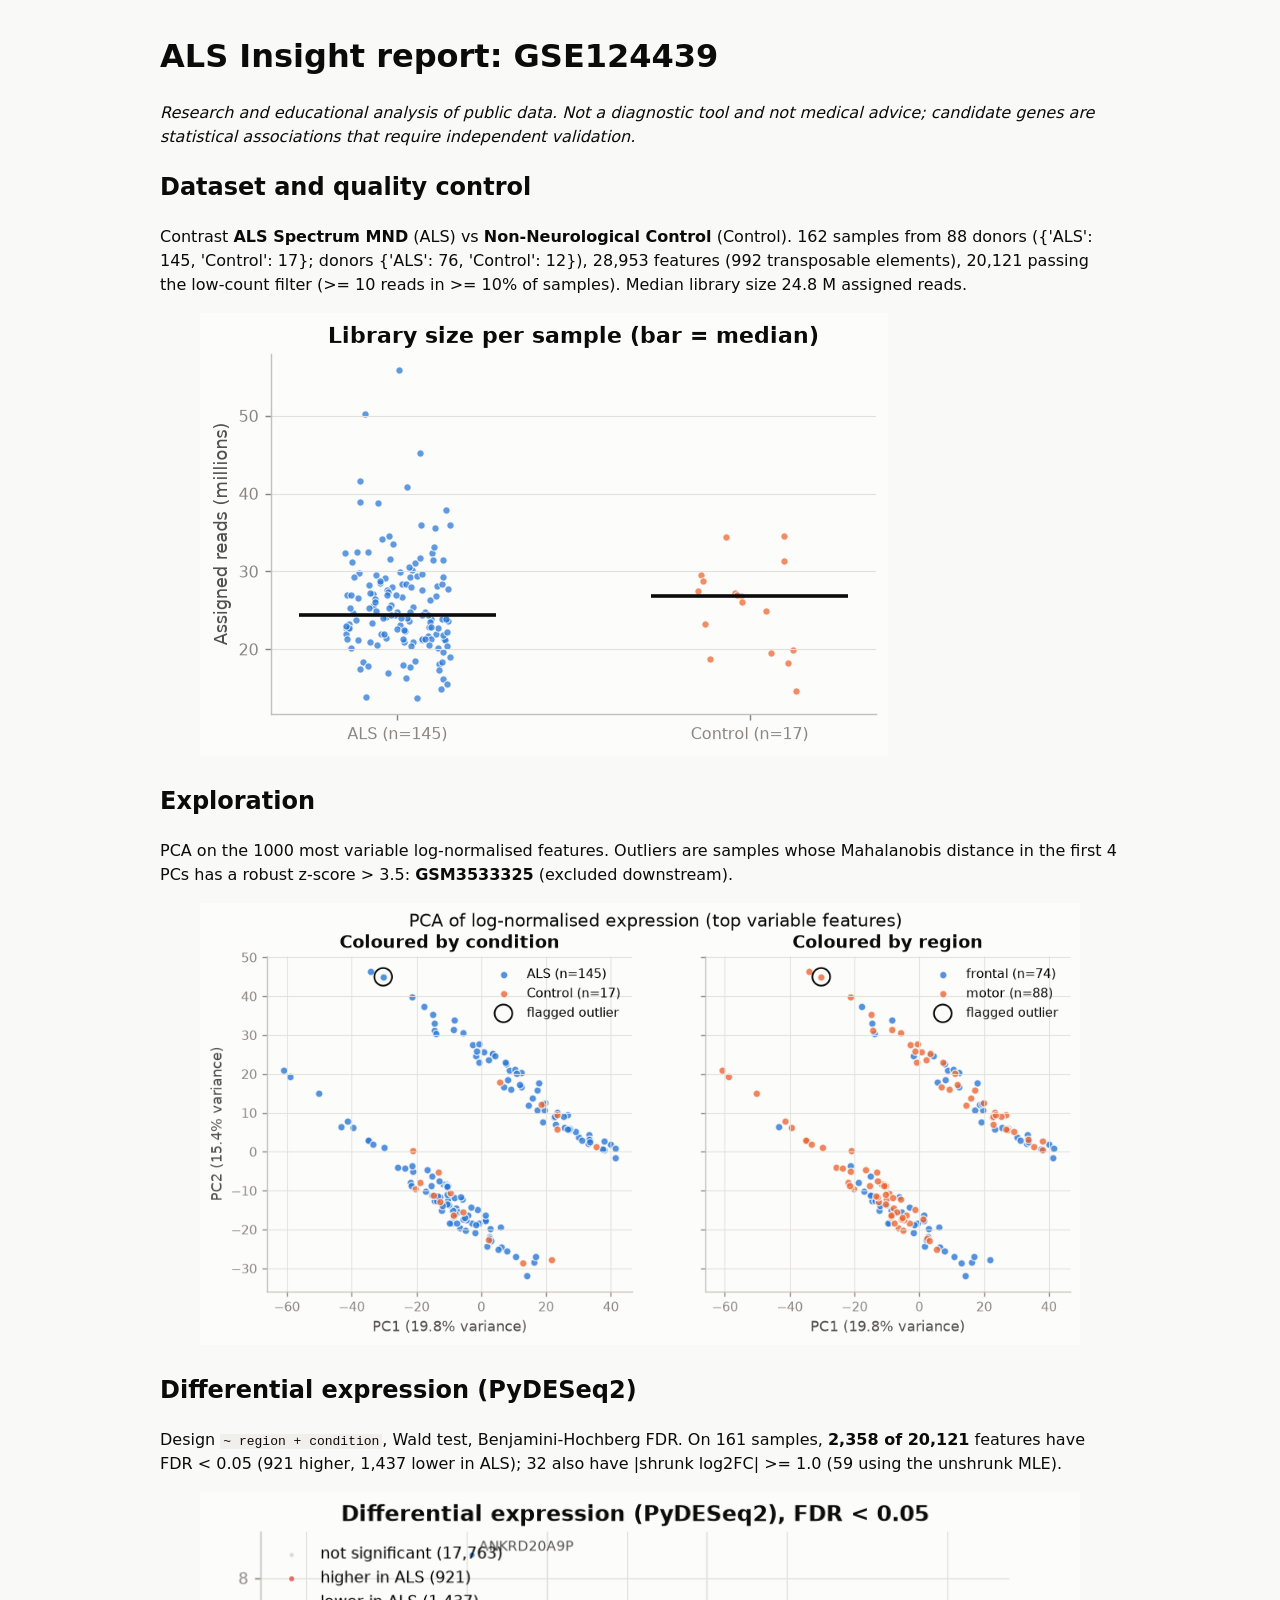
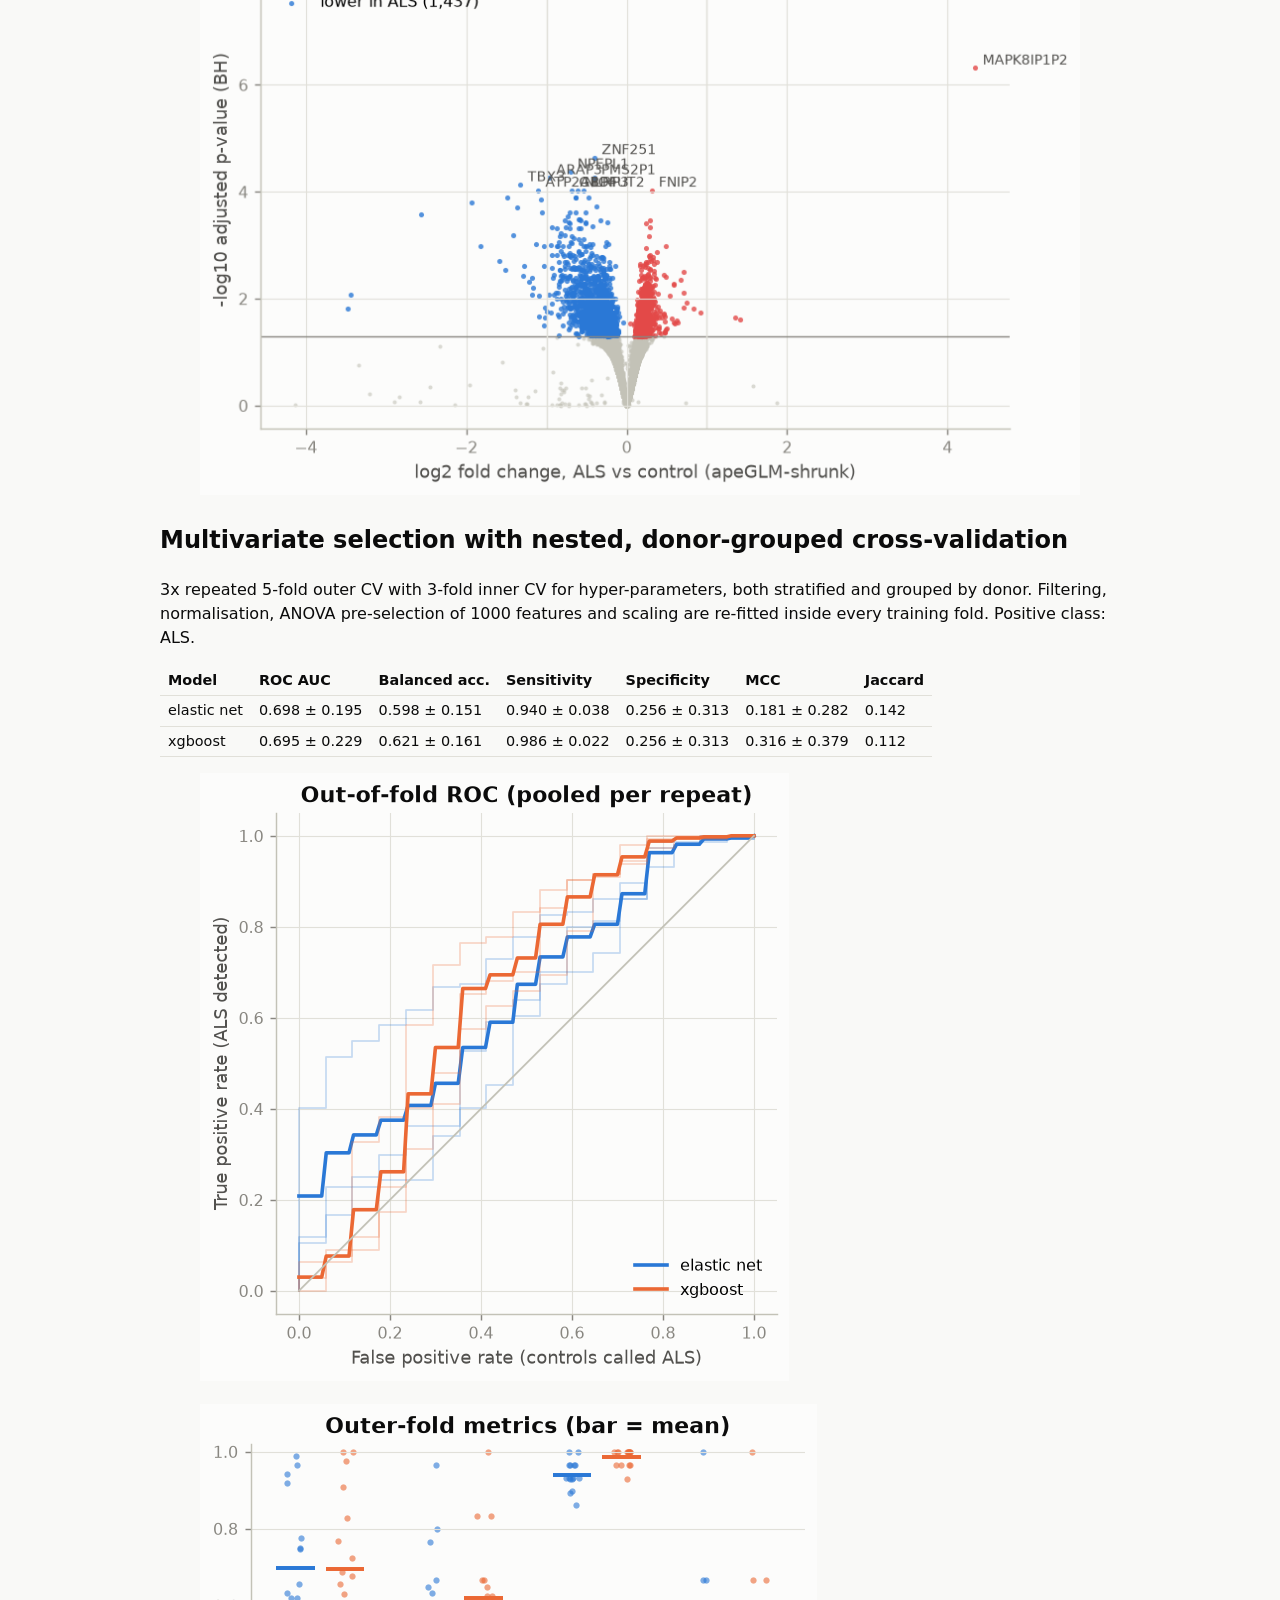
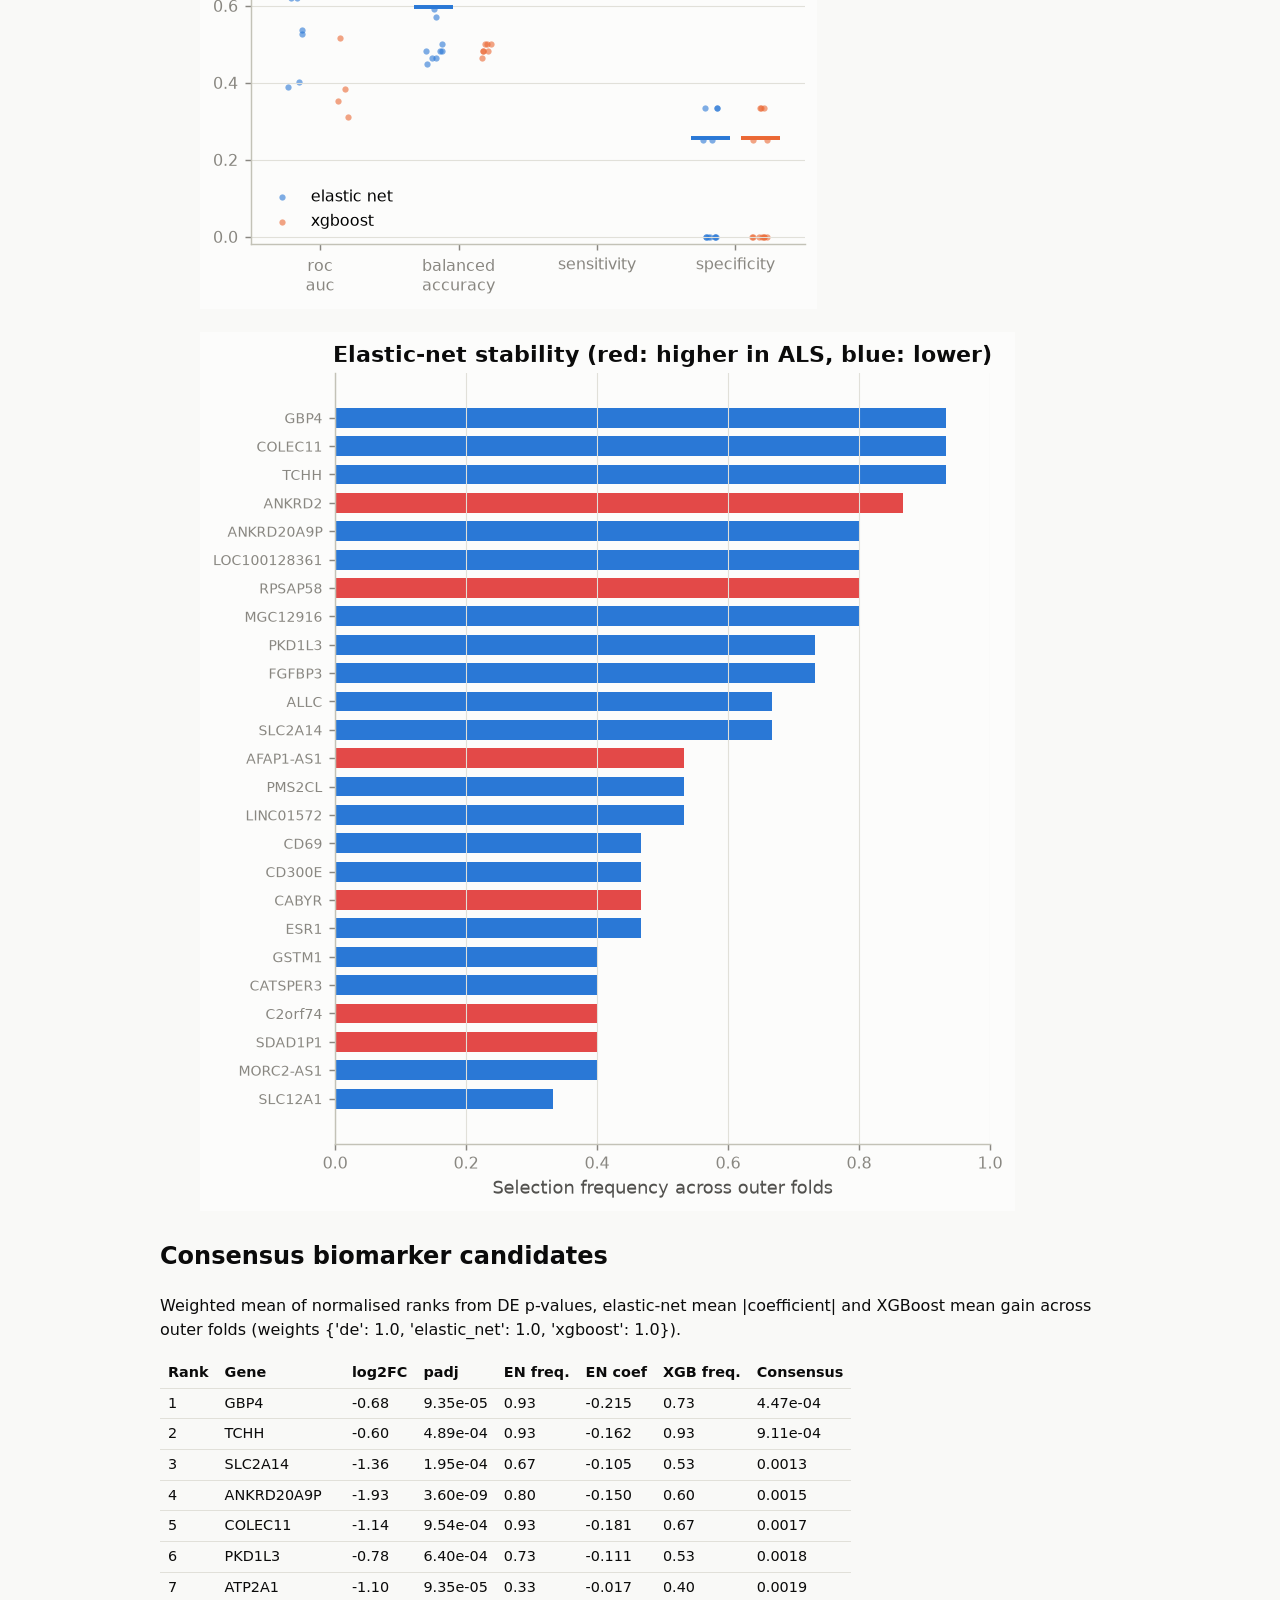
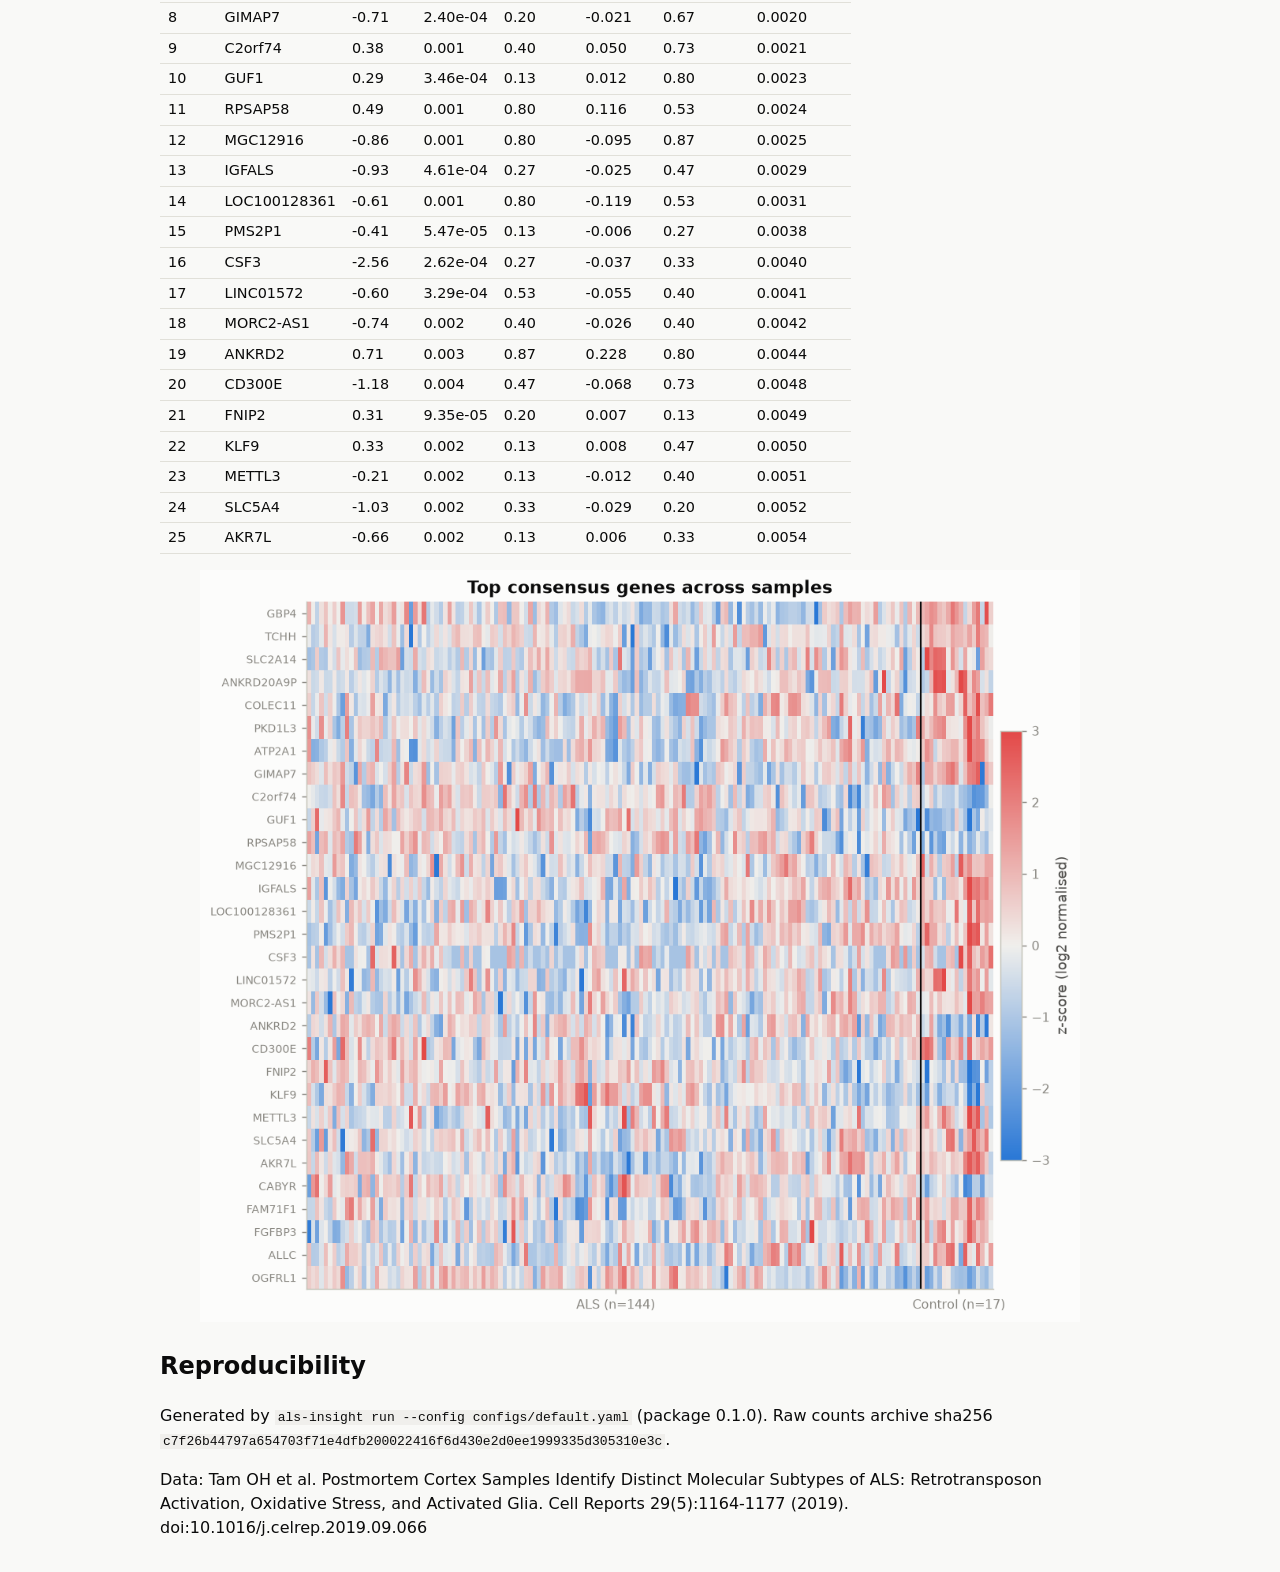
<file: reports/report.html>
<!doctype html><html lang="en"><head><meta charset="utf-8"><meta name="viewport" content="width=device-width,initial-scale=1"><title>ALS Insight report GSE124439</title><style>body{font-family:system-ui,-apple-system,'Segoe UI',sans-serif;max-width:960px;margin:2rem auto;padding:0 16px;color:#0b0b0b;background:#f9f9f7;line-height:1.5}img{max-width:100%;height:auto}table{border-collapse:collapse;font-size:.9rem;font-variant-numeric:tabular-nums}th,td{border-bottom:1px solid #e1e0d9;padding:4px 8px;text-align:left}code{background:#f0efec;padding:0 3px}</style></head><body><h1>ALS Insight report: GSE124439</h1><p><em>Research and educational analysis of public data. Not a diagnostic tool and not medical advice; candidate genes are statistical associations that require independent validation.</em></p><h2>Dataset and quality control</h2><p>Contrast <strong>ALS Spectrum MND</strong> (ALS) vs <strong>Non-Neurological Control</strong> (Control). 162 samples from 88 donors ({&#x27;ALS&#x27;: 145, &#x27;Control&#x27;: 17}; donors {&#x27;ALS&#x27;: 76, &#x27;Control&#x27;: 12}), 28,953 features (992 transposable elements), 20,121 passing the low-count filter (&gt;= 10 reads in &gt;= 10% of samples). Median library size 24.8 M assigned reads.</p><figure><img src="figures/qc_library_size.png" alt="Library sizes"></figure><h2>Exploration</h2><p>PCA on the 1000 most variable log-normalised features. Outliers are samples whose Mahalanobis distance in the first 4 PCs has a robust z-score &gt; 3.5: <strong>GSM3533325</strong> (excluded downstream).</p><figure><img src="figures/pca.png" alt="PCA"></figure><h2>Differential expression (PyDESeq2)</h2><p>Design <code>~ region + condition</code>, Wald test, Benjamini-Hochberg FDR. On 161 samples, <strong>2,358 of 20,121</strong> features have FDR &lt; 0.05 (921 higher, 1,437 lower in ALS); 32 also have |shrunk log2FC| &gt;= 1.0 (59 using the unshrunk MLE).</p><figure><img src="figures/volcano.png" alt="Volcano plot"></figure><h2>Multivariate selection with nested, donor-grouped cross-validation</h2><p>3x repeated 5-fold outer CV with 3-fold inner CV for hyper-parameters, both stratified and grouped by donor. Filtering, normalisation, ANOVA pre-selection of 1000 features and scaling are re-fitted inside every training fold. Positive class: ALS.</p><table><thead><tr><th>Model</th><th>ROC AUC</th><th>Balanced acc.</th><th>Sensitivity</th><th>Specificity</th><th>MCC</th><th>Jaccard</th></tr></thead><tbody><tr><td>elastic net</td><td>0.698 ± 0.195</td><td>0.598 ± 0.151</td><td>0.940 ± 0.038</td><td>0.256 ± 0.313</td><td>0.181 ± 0.282</td><td>0.142</td></tr><tr><td>xgboost</td><td>0.695 ± 0.229</td><td>0.621 ± 0.161</td><td>0.986 ± 0.022</td><td>0.256 ± 0.313</td><td>0.316 ± 0.379</td><td>0.112</td></tr></tbody></table><figure><img src="figures/cv_roc.png" alt="ROC curves"></figure><figure><img src="figures/cv_metrics.png" alt="Fold metrics"></figure><figure><img src="figures/stability.png" alt="Selection stability"></figure><h2>Consensus biomarker candidates</h2><p>Weighted mean of normalised ranks from DE p-values, elastic-net mean |coefficient| and XGBoost mean gain across outer folds (weights {&#x27;de&#x27;: 1.0, &#x27;elastic_net&#x27;: 1.0, &#x27;xgboost&#x27;: 1.0}).</p><table><thead><tr><th>Rank</th><th>Gene</th><th>log2FC</th><th>padj</th><th>EN freq.</th><th>EN coef</th><th>XGB freq.</th><th>Consensus</th></tr></thead><tbody><tr><td>1</td><td>GBP4</td><td>-0.68</td><td>9.35e-05</td><td>0.93</td><td>-0.215</td><td>0.73</td><td>4.47e-04</td></tr><tr><td>2</td><td>TCHH</td><td>-0.60</td><td>4.89e-04</td><td>0.93</td><td>-0.162</td><td>0.93</td><td>9.11e-04</td></tr><tr><td>3</td><td>SLC2A14</td><td>-1.36</td><td>1.95e-04</td><td>0.67</td><td>-0.105</td><td>0.53</td><td>0.0013</td></tr><tr><td>4</td><td>ANKRD20A9P</td><td>-1.93</td><td>3.60e-09</td><td>0.80</td><td>-0.150</td><td>0.60</td><td>0.0015</td></tr><tr><td>5</td><td>COLEC11</td><td>-1.14</td><td>9.54e-04</td><td>0.93</td><td>-0.181</td><td>0.67</td><td>0.0017</td></tr><tr><td>6</td><td>PKD1L3</td><td>-0.78</td><td>6.40e-04</td><td>0.73</td><td>-0.111</td><td>0.53</td><td>0.0018</td></tr><tr><td>7</td><td>ATP2A1</td><td>-1.10</td><td>9.35e-05</td><td>0.33</td><td>-0.017</td><td>0.40</td><td>0.0019</td></tr><tr><td>8</td><td>GIMAP7</td><td>-0.71</td><td>2.40e-04</td><td>0.20</td><td>-0.021</td><td>0.67</td><td>0.0020</td></tr><tr><td>9</td><td>C2orf74</td><td>0.38</td><td>0.001</td><td>0.40</td><td>0.050</td><td>0.73</td><td>0.0021</td></tr><tr><td>10</td><td>GUF1</td><td>0.29</td><td>3.46e-04</td><td>0.13</td><td>0.012</td><td>0.80</td><td>0.0023</td></tr><tr><td>11</td><td>RPSAP58</td><td>0.49</td><td>0.001</td><td>0.80</td><td>0.116</td><td>0.53</td><td>0.0024</td></tr><tr><td>12</td><td>MGC12916</td><td>-0.86</td><td>0.001</td><td>0.80</td><td>-0.095</td><td>0.87</td><td>0.0025</td></tr><tr><td>13</td><td>IGFALS</td><td>-0.93</td><td>4.61e-04</td><td>0.27</td><td>-0.025</td><td>0.47</td><td>0.0029</td></tr><tr><td>14</td><td>LOC100128361</td><td>-0.61</td><td>0.001</td><td>0.80</td><td>-0.119</td><td>0.53</td><td>0.0031</td></tr><tr><td>15</td><td>PMS2P1</td><td>-0.41</td><td>5.47e-05</td><td>0.13</td><td>-0.006</td><td>0.27</td><td>0.0038</td></tr><tr><td>16</td><td>CSF3</td><td>-2.56</td><td>2.62e-04</td><td>0.27</td><td>-0.037</td><td>0.33</td><td>0.0040</td></tr><tr><td>17</td><td>LINC01572</td><td>-0.60</td><td>3.29e-04</td><td>0.53</td><td>-0.055</td><td>0.40</td><td>0.0041</td></tr><tr><td>18</td><td>MORC2-AS1</td><td>-0.74</td><td>0.002</td><td>0.40</td><td>-0.026</td><td>0.40</td><td>0.0042</td></tr><tr><td>19</td><td>ANKRD2</td><td>0.71</td><td>0.003</td><td>0.87</td><td>0.228</td><td>0.80</td><td>0.0044</td></tr><tr><td>20</td><td>CD300E</td><td>-1.18</td><td>0.004</td><td>0.47</td><td>-0.068</td><td>0.73</td><td>0.0048</td></tr><tr><td>21</td><td>FNIP2</td><td>0.31</td><td>9.35e-05</td><td>0.20</td><td>0.007</td><td>0.13</td><td>0.0049</td></tr><tr><td>22</td><td>KLF9</td><td>0.33</td><td>0.002</td><td>0.13</td><td>0.008</td><td>0.47</td><td>0.0050</td></tr><tr><td>23</td><td>METTL3</td><td>-0.21</td><td>0.002</td><td>0.13</td><td>-0.012</td><td>0.40</td><td>0.0051</td></tr><tr><td>24</td><td>SLC5A4</td><td>-1.03</td><td>0.002</td><td>0.33</td><td>-0.029</td><td>0.20</td><td>0.0052</td></tr><tr><td>25</td><td>AKR7L</td><td>-0.66</td><td>0.002</td><td>0.13</td><td>0.006</td><td>0.33</td><td>0.0054</td></tr></tbody></table><figure><img src="figures/top_genes_heatmap.png" alt="Top genes heatmap"></figure><h2>Reproducibility</h2><p>Generated by <code>als-insight run --config configs/default.yaml</code> (package 0.1.0). Raw counts archive sha256 <code>c7f26b44797a654703f71e4dfb200022416f6d430e2d0ee1999335d305310e3c</code>.</p><p>Data: Tam OH et al. Postmortem Cortex Samples Identify Distinct Molecular Subtypes of ALS: Retrotransposon Activation, Oxidative Stress, and Activated Glia. Cell Reports 29(5):1164-1177 (2019). doi:10.1016/j.celrep.2019.09.066</p></body></html>
</file>
